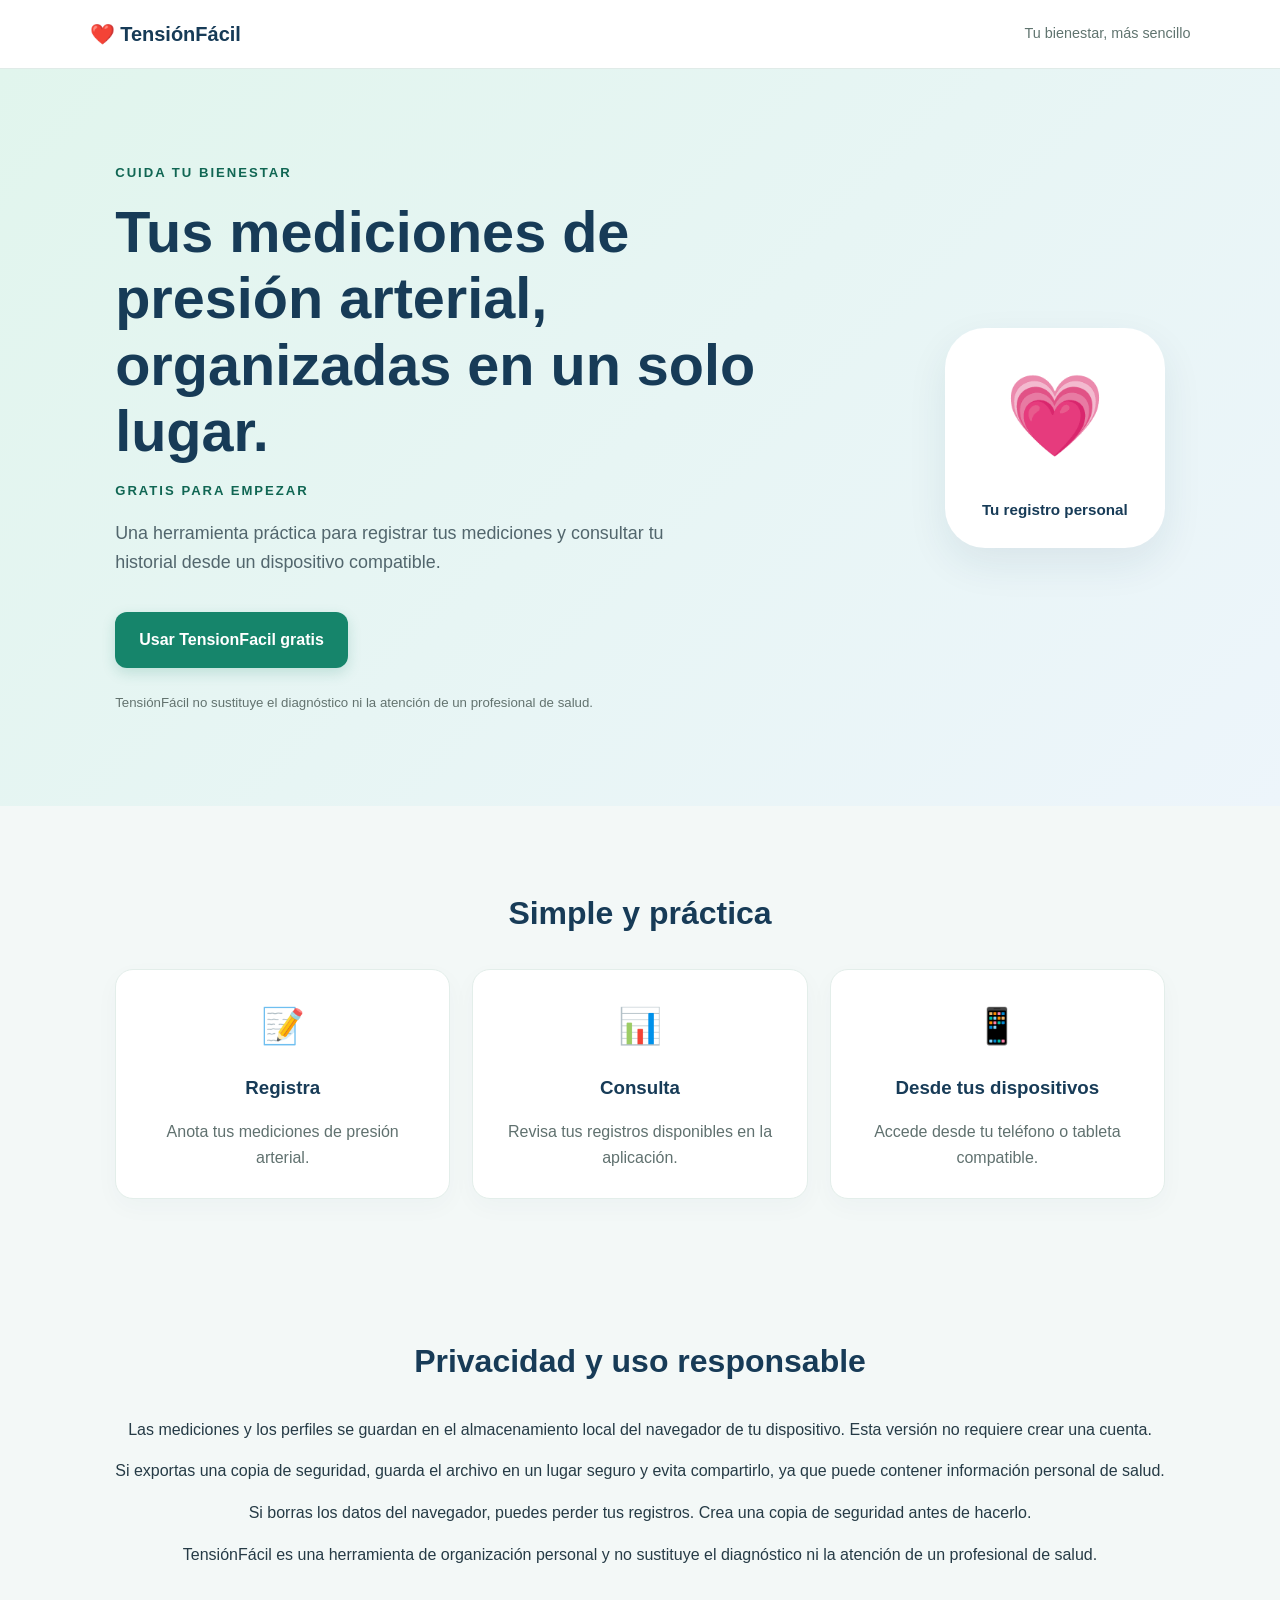
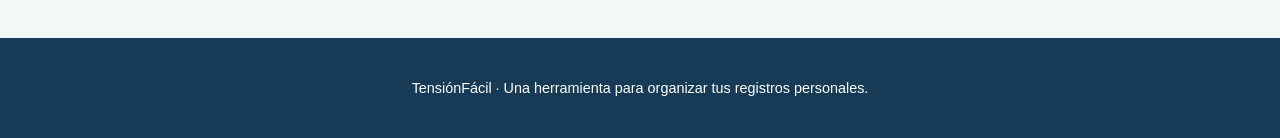
<file: landing-tensionfacil/index.html>
<!DOCTYPE html>
<html lang="es">
<head>
  <meta charset="UTF-8">
  <meta name="viewport" content="width=device-width, initial-scale=1.0">
  <meta name="description" content="Conoce TensiónFácil, tu herramienta para registrar mediciones de presión arterial.">
  <title>TensiónFácil | Tus mediciones organizadas</title>
  <link rel="stylesheet" href="styles.css">
</head>
<body>
  <header class="encabezado">
    <a class="marca" href="./">❤️ TensiónFácil</a>
    <span>Tu bienestar, más sencillo</span>
  </header>

  <main>
    <section class="hero">
      <div class="contenido">
        <p class="etiqueta">CUIDA TU BIENESTAR</p>
        <h1>Tus mediciones de presión arterial, organizadas en un solo lugar.</h1>
        <p class="etiqueta">GRATIS PARA EMPEZAR</p>
        <p class="descripcion">
          Una herramienta práctica para registrar tus mediciones
          y consultar tu historial desde un dispositivo compatible.
        </p>
        <a class="boton" href="../">Usar TensionFacil gratis</a>
        <p class="aviso">
          TensiónFácil no sustituye el diagnóstico ni la atención de un profesional de salud.
        </p>
      </div>
      <div class="ilustracion" aria-hidden="true">💗<span>Tu registro personal</span></div>
    </section>

    <section class="funciones">
      <h2>Simple y práctica</h2>
      <div class="tarjetas">
        <article class="tarjeta">
          <span>📝</span>
          <h3>Registra</h3>
          <p>Anota tus mediciones de presión arterial.</p>
        </article>
        <article class="tarjeta">
          <span>📊</span>
          <h3>Consulta</h3>
          <p>Revisa tus registros disponibles en la aplicación.</p>
        </article>
        <article class="tarjeta">
          <span>📱</span>
          <h3>Desde tus dispositivos</h3>
          <p>Accede desde tu teléfono o tableta compatible.</p>
        </article>
      </div>
    </section>
    <section class="funciones">
  <h2>Privacidad y uso responsable</h2>
  <p>Las mediciones y los perfiles se guardan en el almacenamiento local del navegador de tu dispositivo. Esta versión no requiere crear una cuenta.</p>
  <p>Si exportas una copia de seguridad, guarda el archivo en un lugar seguro y evita compartirlo, ya que puede contener información personal de salud.</p>
  <p>Si borras los datos del navegador, puedes perder tus registros. Crea una copia de seguridad antes de hacerlo.</p>
  <p>TensiónFácil es una herramienta de organización personal y no sustituye el diagnóstico ni la atención de un profesional de salud.</p>
    </section>
  </main>

  <footer>
    <p>TensiónFácil · Una herramienta para organizar tus registros personales.</p>
  </footer>
</body>
</html>
</file>
<file: landing-tensionfacil/styles.css>
:root {
  --verde: #16856b;
  --verde-oscuro: #106653;
  --azul: #173b57;
  --fondo: #f3f8f7;
  --texto: #263b46;
  --blanco: #ffffff;
}

* {
  box-sizing: border-box;
}

html {
  scroll-behavior: smooth;
}

body {
  margin: 0;
  font-family: Arial, Helvetica, sans-serif;
  background: var(--fondo);
  color: var(--texto);
  line-height: 1.6;
}

.encabezado {
  display: flex;
  justify-content: space-between;
  align-items: center;
  gap: 12px;
  padding: 18px 7%;
  background: var(--blanco);
  border-bottom: 1px solid #e0ebe8;
}

.marca {
  color: var(--azul);
  font-size: 1.25rem;
  font-weight: 800;
  text-decoration: none;
}

.encabezado span {
  color: #60746f;
  font-size: 0.9rem;
}

.hero {
  display: flex;
  align-items: center;
  justify-content: space-between;
  gap: 40px;
  padding: 80px 9%;
  background: linear-gradient(135deg, #e1f5ed, #edf5fb);
}

.contenido {
  max-width: 650px;
}

.etiqueta {
  color: var(--verde-oscuro);
  font-size: 0.82rem;
  font-weight: 800;
  letter-spacing: 2px;
}

h1 {
  color: var(--azul);
  font-size: clamp(2rem, 5vw, 3.6rem);
  line-height: 1.15;
  margin: 16px 0;
}

.descripcion {
  max-width: 580px;
  font-size: 1.12rem;
  color: #52666d;
}

.boton {
  display: inline-block;
  margin-top: 18px;
  padding: 15px 24px;
  border-radius: 12px;
  background: var(--verde);
  color: white;
  font-weight: 700;
  text-decoration: none;
  box-shadow: 0 5px 14px #16856b30;
}

.boton:hover {
  background: var(--verde-oscuro);
}

.aviso {
  margin-top: 24px;
  color: #63736f;
  font-size: 0.83rem;
  max-width: 520px;
}

.ilustracion {
  display: flex;
  flex-direction: column;
  align-items: center;
  justify-content: center;
  gap: 18px;
  flex-shrink: 0;
  width: 220px;
  height: 220px;
  border-radius: 40px;
  background: white;
  color: var(--verde);
  font-size: 5rem;
  box-shadow: 0 16px 40px #173b5715;
}

.ilustracion span {
  font-size: 0.95rem;
  font-weight: 700;
  color: var(--azul);
}

.funciones {
  padding: 55px 7%;
  text-align: center;
}

.funciones h2 {
  color: var(--azul);
  font-size: 2rem;
  margin-bottom: 30px;
}

.tarjetas {
  display: grid;
  grid-template-columns: repeat(3, minmax(0, 1fr));
  gap: 22px;
  max-width: 1050px;
  margin: auto;
}

.tarjeta {
  padding: 28px 22px;
  border-radius: 18px;
  background: white;
  border: 1px solid #e3eeea;
  box-shadow: 0 8px 24px #173b5708;
}

.tarjeta span {
  font-size: 2.2rem;
}

.tarjeta h3 {
  color: var(--azul);
  margin-bottom: 8px;
}

.tarjeta p {
  color: #60716f;
  margin-bottom: 0;
}

footer {
  padding: 24px 7%;
  text-align: center;
  background: var(--azul);
  color: white;
  font-size: 0.9rem;
}

@media (max-width: 650px) {
  .encabezado {
    padding: 15px 5%;
    flex-wrap: wrap;
  }

  .hero {
    flex-direction: column;
    align-items: flex-start;
    padding: 48px 6%;
    gap: 30px;
  }

  .ilustracion {
    align-self: center;
    width: 180px;
    height: 180px;
    border-radius: 30px;
    font-size: 4rem;
  }

  .tarjetas {
    grid-template-columns: 1fr;
  }

  .funciones {
    padding: 40px 6%;
  }
}
</file>
